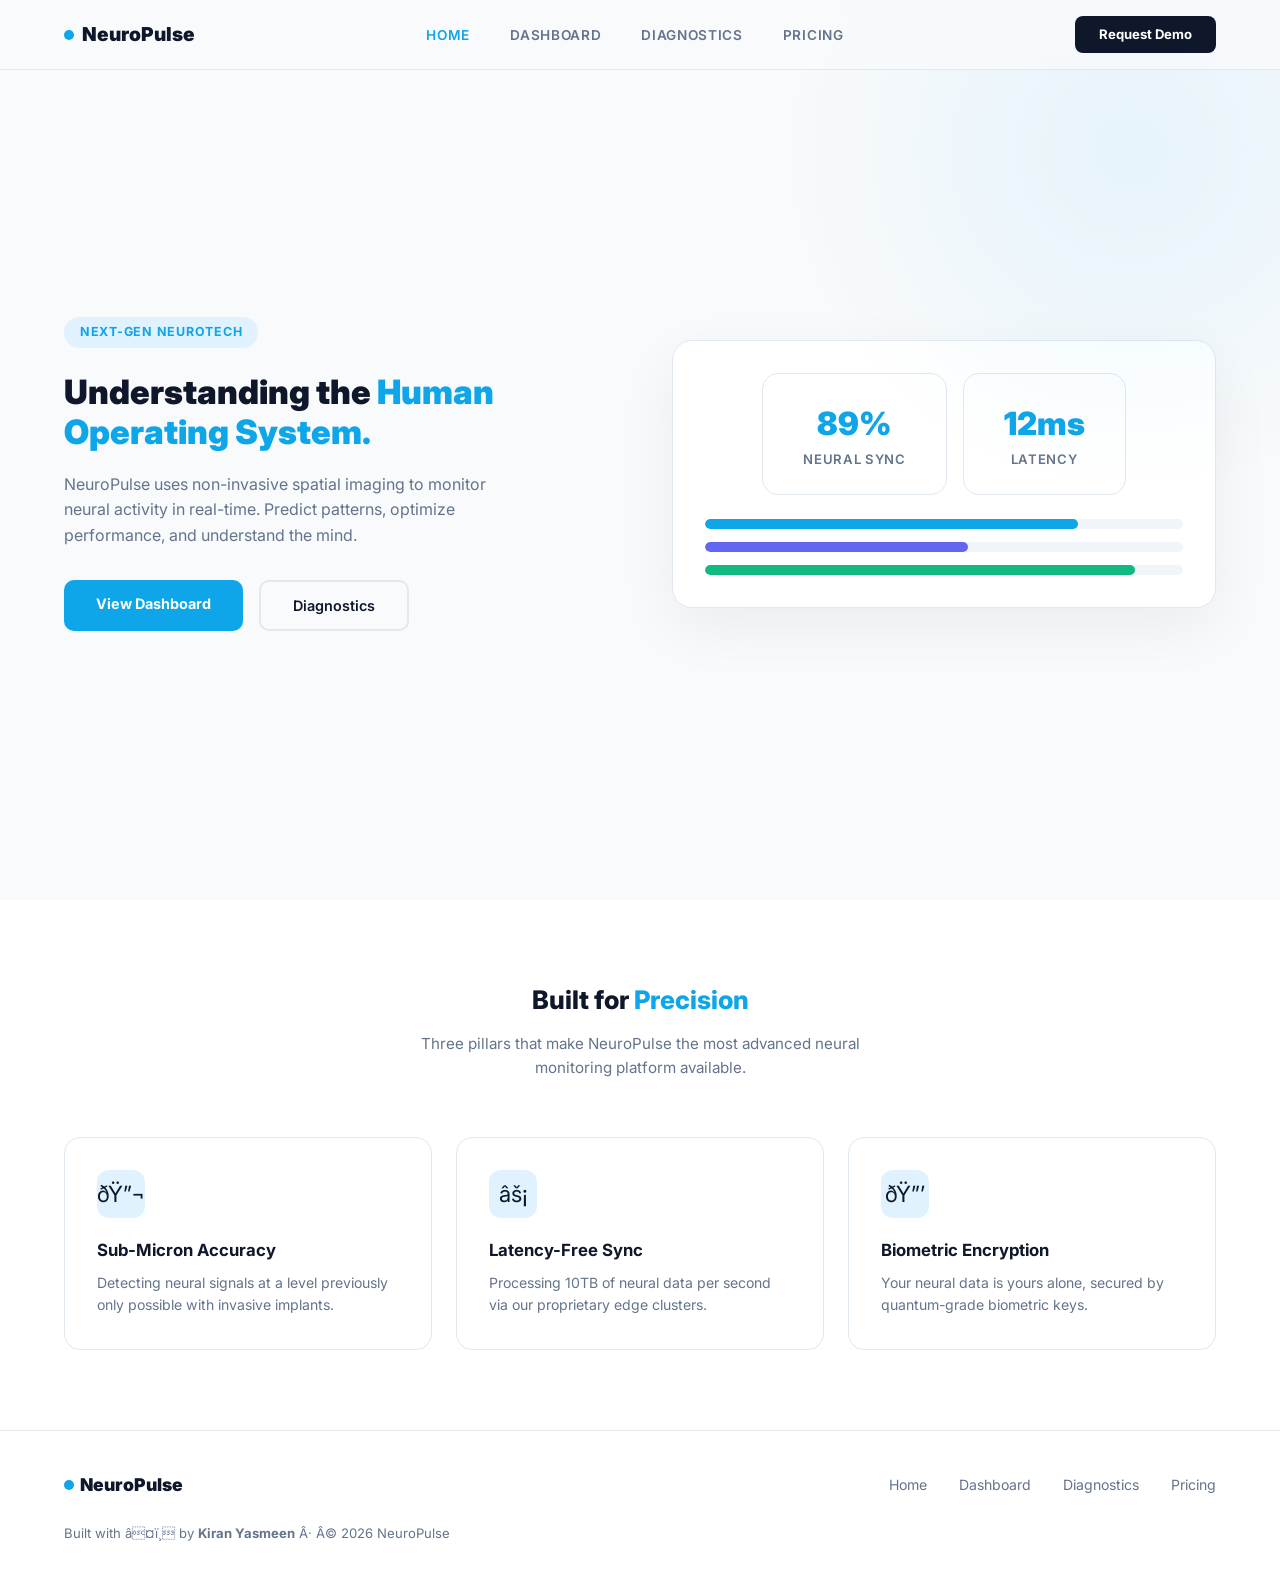
<file: index.html>
﻿<!DOCTYPE html>
<html lang="en">
<head>
    <meta charset="UTF-8">
    <meta name="viewport" content="width=device-width, initial-scale=1.0">
    <title>NeuroPulse | Home</title>
    <link href="https://fonts.googleapis.com/css2?family=Inter:wght@300;400;600;700;900&display=swap" rel="stylesheet">
    <link rel="stylesheet" href="style.css">
</head>
<body>
    <nav class="navbar">
        <div class="nav-brand"><div class="nav-dot"></div> NeuroPulse</div>
        <ul class="nav-links">
            <li><a href="index.html" class="active">Home</a></li>
            <li><a href="dashboard.html">Dashboard</a></li>
            <li><a href="diagnostics.html">Diagnostics</a></li>
            <li><a href="pricing.html">Pricing</a></li>
        </ul>
        <a href="pricing.html" class="btn-nav">Request Demo</a>
        <button class="hamburger" onclick="toggleMenu()">â˜°</button>
    </nav>

    <section class="hero">
        <div class="hero-blob"></div>
        <div class="hero-content">
            <div class="badge">Next-Gen Neurotech</div>
            <h1>Understanding the <span class="accent">Human Operating System.</span></h1>
            <p>NeuroPulse uses non-invasive spatial imaging to monitor neural activity in real-time. Predict patterns, optimize performance, and understand the mind.</p>
            <div class="hero-buttons">
                <a href="dashboard.html" class="btn-primary">View Dashboard</a>
                <a href="diagnostics.html" class="btn-secondary">Diagnostics</a>
            </div>
        </div>
        <div class="hero-visual">
            <div class="glass-panel">
                <div class="stats-row" style="margin-top:0; gap:1rem;">
                    <div class="stat-box"><div class="value">89%</div><div class="label">Neural Sync</div></div>
                    <div class="stat-box"><div class="value">12ms</div><div class="label">Latency</div></div>
                </div>
                <div style="margin-top:1.5rem; display:flex; flex-direction:column; gap:0.8rem;">
                    <div style="background:#f1f5f9;border-radius:8px;height:10px;overflow:hidden;"><div style="height:100%;width:78%;background:var(--primary);border-radius:8px;"></div></div>
                    <div style="background:#f1f5f9;border-radius:8px;height:10px;overflow:hidden;"><div style="height:100%;width:55%;background:#6366f1;border-radius:8px;"></div></div>
                    <div style="background:#f1f5f9;border-radius:8px;height:10px;overflow:hidden;"><div style="height:100%;width:90%;background:#10b981;border-radius:8px;"></div></div>
                </div>
            </div>
        </div>
    </section>

    <section class="section section-alt">
        <div class="container">
            <div class="section-header">
                <h2>Built for <span class="accent">Precision</span></h2>
                <p>Three pillars that make NeuroPulse the most advanced neural monitoring platform available.</p>
            </div>
            <div class="grid-3">
                <div class="card"><div class="card-icon">ðŸ”¬</div><h3>Sub-Micron Accuracy</h3><p>Detecting neural signals at a level previously only possible with invasive implants.</p></div>
                <div class="card"><div class="card-icon">âš¡</div><h3>Latency-Free Sync</h3><p>Processing 10TB of neural data per second via our proprietary edge clusters.</p></div>
                <div class="card"><div class="card-icon">ðŸ”’</div><h3>Biometric Encryption</h3><p>Your neural data is yours alone, secured by quantum-grade biometric keys.</p></div>
            </div>
        </div>
    </section>

    <footer class="footer">
        <div class="container">
            <div class="footer-top">
                <div class="footer-brand"><div class="nav-dot"></div> NeuroPulse</div>
                <div class="footer-links">
                    <a href="index.html">Home</a><a href="dashboard.html">Dashboard</a>
                    <a href="diagnostics.html">Diagnostics</a><a href="pricing.html">Pricing</a>
                </div>
            </div>
            <div class="footer-bottom"><p>Built with â¤ï¸ by <strong>Kiran Yasmeen</strong> Â· Â© 2026 NeuroPulse</p></div>
        </div>
    </footer>
    <script>function toggleMenu() { document.querySelector('.nav-links').classList.toggle('open'); }</script>
</body>
</html>
</file>
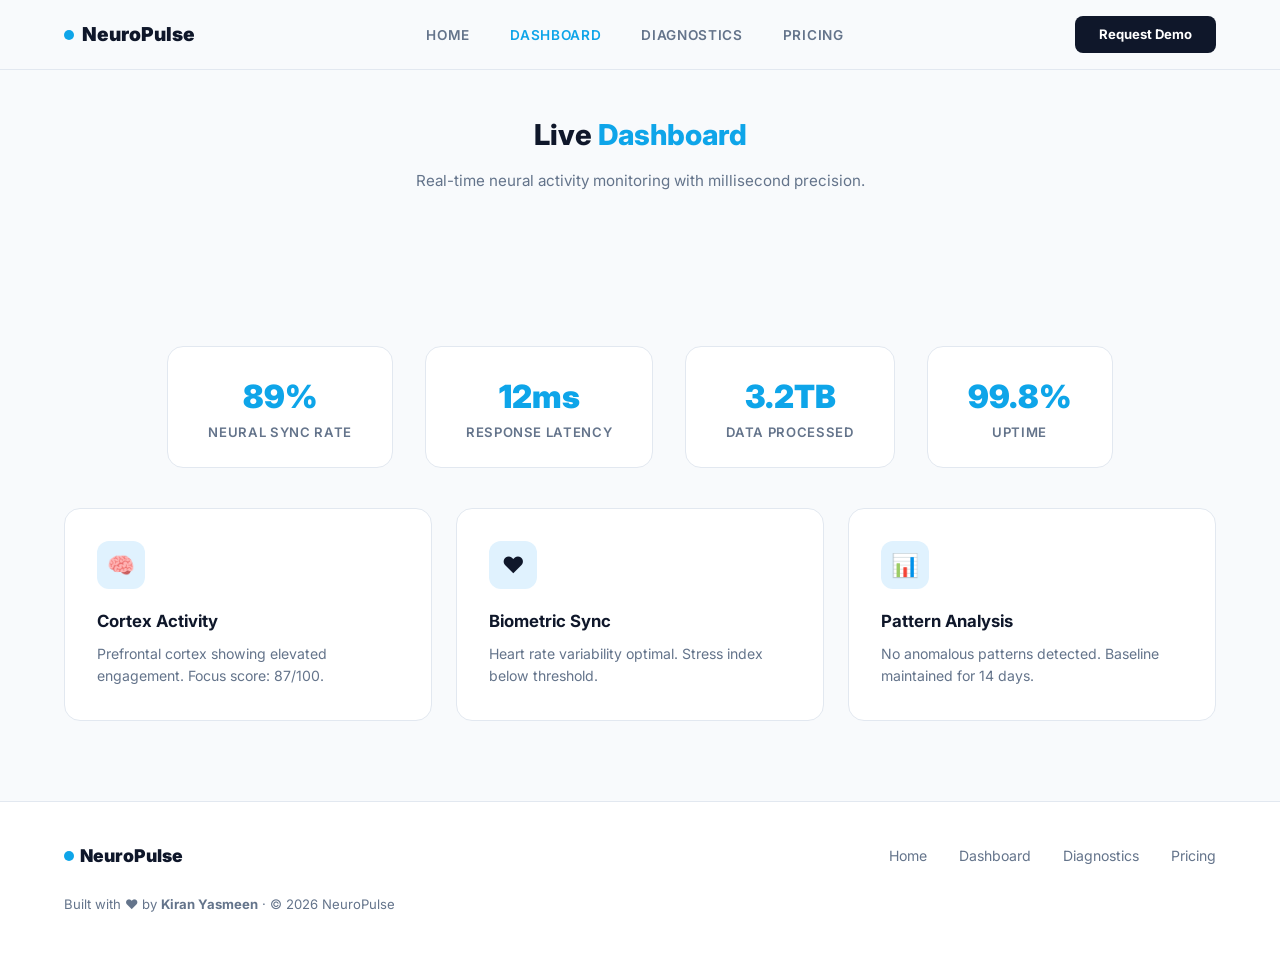
<file: dashboard.html>
﻿<!DOCTYPE html><html lang="en"><head><meta charset="UTF-8"><meta name="viewport" content="width=device-width, initial-scale=1.0"><title>NeuroPulse | Dashboard</title><link href="https://fonts.googleapis.com/css2?family=Inter:wght@300;400;600;700;900&display=swap" rel="stylesheet"><link rel="stylesheet" href="style.css"></head><body>
<nav class="navbar"><div class="nav-brand"><div class="nav-dot"></div> NeuroPulse</div><ul class="nav-links"><li><a href="index.html">Home</a></li><li><a href="dashboard.html" class="active">Dashboard</a></li><li><a href="diagnostics.html">Diagnostics</a></li><li><a href="pricing.html">Pricing</a></li></ul><a href="pricing.html" class="btn-nav">Request Demo</a><button class="hamburger" onclick="toggleMenu()">☰</button></nav>
<div class="page-header"><h1>Live <span class="accent">Dashboard</span></h1><p>Real-time neural activity monitoring with millisecond precision.</p></div>
<section class="section"><div class="container">
<div class="stats-row"><div class="stat-box"><div class="value">89%</div><div class="label">Neural Sync Rate</div></div><div class="stat-box"><div class="value">12ms</div><div class="label">Response Latency</div></div><div class="stat-box"><div class="value">3.2TB</div><div class="label">Data Processed</div></div><div class="stat-box"><div class="value">99.8%</div><div class="label">Uptime</div></div></div>
<div class="grid-3" style="margin-top:2.5rem;"><div class="card"><div class="card-icon">🧠</div><h3>Cortex Activity</h3><p>Prefrontal cortex showing elevated engagement. Focus score: 87/100.</p></div><div class="card"><div class="card-icon">❤️</div><h3>Biometric Sync</h3><p>Heart rate variability optimal. Stress index below threshold.</p></div><div class="card"><div class="card-icon">📊</div><h3>Pattern Analysis</h3><p>No anomalous patterns detected. Baseline maintained for 14 days.</p></div></div>
</div></section>
<footer class="footer"><div class="container"><div class="footer-top"><div class="footer-brand"><div class="nav-dot"></div> NeuroPulse</div><div class="footer-links"><a href="index.html">Home</a><a href="dashboard.html">Dashboard</a><a href="diagnostics.html">Diagnostics</a><a href="pricing.html">Pricing</a></div></div><div class="footer-bottom"><p>Built with ❤️ by <strong>Kiran Yasmeen</strong> · © 2026 NeuroPulse</p></div></div></footer>
<script>function toggleMenu(){document.querySelector('.nav-links').classList.toggle('open');}</script></body></html>
</file>
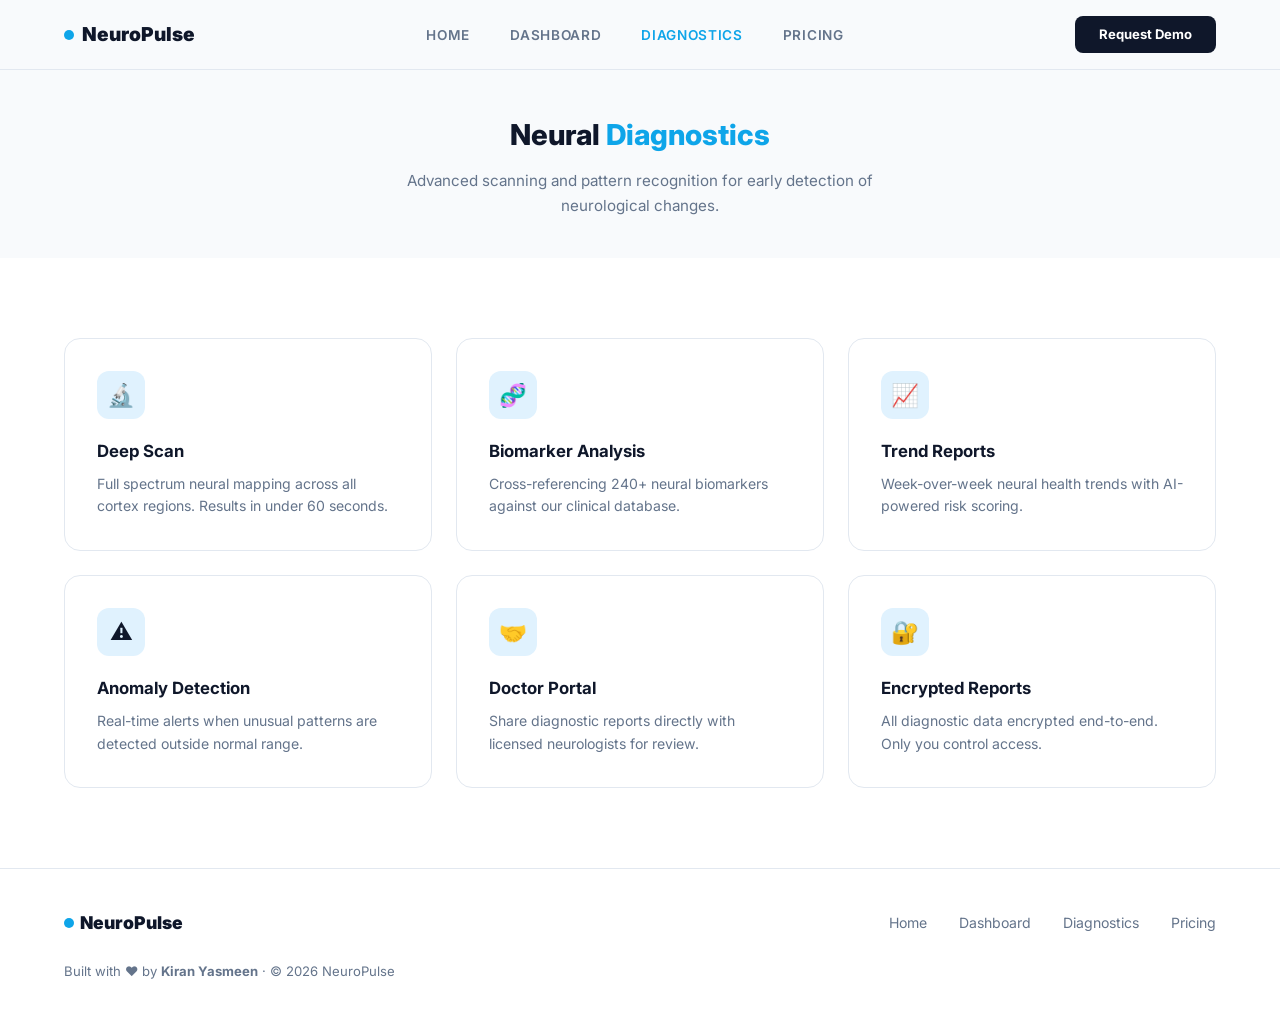
<file: diagnostics.html>
﻿<!DOCTYPE html><html lang="en"><head><meta charset="UTF-8"><meta name="viewport" content="width=device-width, initial-scale=1.0"><title>NeuroPulse | Diagnostics</title><link href="https://fonts.googleapis.com/css2?family=Inter:wght@300;400;600;700;900&display=swap" rel="stylesheet"><link rel="stylesheet" href="style.css"></head><body>
<nav class="navbar"><div class="nav-brand"><div class="nav-dot"></div> NeuroPulse</div><ul class="nav-links"><li><a href="index.html">Home</a></li><li><a href="dashboard.html">Dashboard</a></li><li><a href="diagnostics.html" class="active">Diagnostics</a></li><li><a href="pricing.html">Pricing</a></li></ul><a href="pricing.html" class="btn-nav">Request Demo</a><button class="hamburger" onclick="toggleMenu()">☰</button></nav>
<div class="page-header"><h1>Neural <span class="accent">Diagnostics</span></h1><p>Advanced scanning and pattern recognition for early detection of neurological changes.</p></div>
<section class="section section-alt"><div class="container"><div class="grid-3"><div class="card"><div class="card-icon">🔬</div><h3>Deep Scan</h3><p>Full spectrum neural mapping across all cortex regions. Results in under 60 seconds.</p></div><div class="card"><div class="card-icon">🧬</div><h3>Biomarker Analysis</h3><p>Cross-referencing 240+ neural biomarkers against our clinical database.</p></div><div class="card"><div class="card-icon">📈</div><h3>Trend Reports</h3><p>Week-over-week neural health trends with AI-powered risk scoring.</p></div><div class="card"><div class="card-icon">⚠️</div><h3>Anomaly Detection</h3><p>Real-time alerts when unusual patterns are detected outside normal range.</p></div><div class="card"><div class="card-icon">🤝</div><h3>Doctor Portal</h3><p>Share diagnostic reports directly with licensed neurologists for review.</p></div><div class="card"><div class="card-icon">🔐</div><h3>Encrypted Reports</h3><p>All diagnostic data encrypted end-to-end. Only you control access.</p></div></div></div></section>
<footer class="footer"><div class="container"><div class="footer-top"><div class="footer-brand"><div class="nav-dot"></div> NeuroPulse</div><div class="footer-links"><a href="index.html">Home</a><a href="dashboard.html">Dashboard</a><a href="diagnostics.html">Diagnostics</a><a href="pricing.html">Pricing</a></div></div><div class="footer-bottom"><p>Built with ❤️ by <strong>Kiran Yasmeen</strong> · © 2026 NeuroPulse</p></div></div></footer>
<script>function toggleMenu(){document.querySelector('.nav-links').classList.toggle('open');}</script></body></html>
</file>
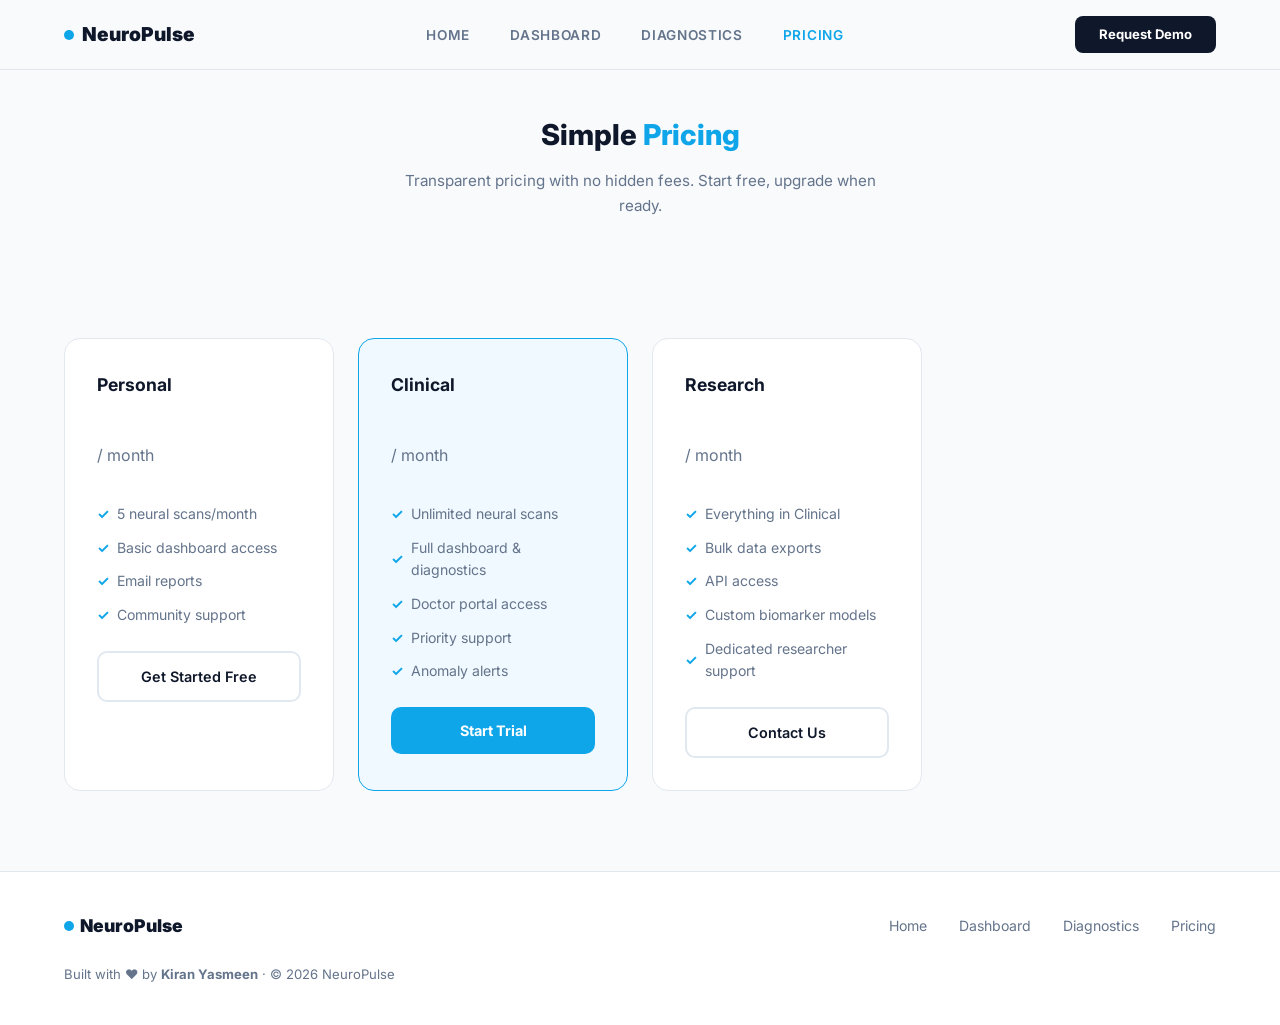
<file: pricing.html>
﻿<!DOCTYPE html><html lang="en"><head><meta charset="UTF-8"><meta name="viewport" content="width=device-width, initial-scale=1.0"><title>NeuroPulse | Pricing</title><link href="https://fonts.googleapis.com/css2?family=Inter:wght@300;400;600;700;900&display=swap" rel="stylesheet"><link rel="stylesheet" href="style.css"></head><body>
<nav class="navbar"><div class="nav-brand"><div class="nav-dot"></div> NeuroPulse</div><ul class="nav-links"><li><a href="index.html">Home</a></li><li><a href="dashboard.html">Dashboard</a></li><li><a href="diagnostics.html">Diagnostics</a></li><li><a href="pricing.html" class="active">Pricing</a></li></ul><a href="pricing.html" class="btn-nav">Request Demo</a><button class="hamburger" onclick="toggleMenu()">☰</button></nav>
<div class="page-header"><h1>Simple <span class="accent">Pricing</span></h1><p>Transparent pricing with no hidden fees. Start free, upgrade when ready.</p></div>
<section class="section"><div class="container"><div class="pricing-grid"><div class="pricing-card"><h3>Personal</h3><div class="price"> <span>/ month</span></div><ul class="pricing-features"><li>5 neural scans/month</li><li>Basic dashboard access</li><li>Email reports</li><li>Community support</li></ul><a href="#" class="btn-secondary" style="display:block;text-align:center;">Get Started Free</a></div><div class="pricing-card featured"><h3>Clinical</h3><div class="price"> <span>/ month</span></div><ul class="pricing-features"><li>Unlimited neural scans</li><li>Full dashboard & diagnostics</li><li>Doctor portal access</li><li>Priority support</li><li>Anomaly alerts</li></ul><a href="#" class="btn-primary" style="display:block;text-align:center;">Start Trial</a></div><div class="pricing-card"><h3>Research</h3><div class="price"> <span>/ month</span></div><ul class="pricing-features"><li>Everything in Clinical</li><li>Bulk data exports</li><li>API access</li><li>Custom biomarker models</li><li>Dedicated researcher support</li></ul><a href="#" class="btn-secondary" style="display:block;text-align:center;">Contact Us</a></div></div></div></section>
<footer class="footer"><div class="container"><div class="footer-top"><div class="footer-brand"><div class="nav-dot"></div> NeuroPulse</div><div class="footer-links"><a href="index.html">Home</a><a href="dashboard.html">Dashboard</a><a href="diagnostics.html">Diagnostics</a><a href="pricing.html">Pricing</a></div></div><div class="footer-bottom"><p>Built with ❤️ by <strong>Kiran Yasmeen</strong> · © 2026 NeuroPulse</p></div></div></footer>
<script>function toggleMenu(){document.querySelector('.nav-links').classList.toggle('open');}</script></body></html>
</file>
<file: style.css>
/* ===== GLOBAL ===== */
*, *::before, *::after { box-sizing: border-box; margin: 0; padding: 0; }
:root { --bg: #f8fafc; --surface: #ffffff; --primary: #0ea5e9; --dark: #0f172a; --muted: #64748b; --border: #e2e8f0; }
body { background: var(--bg); color: var(--dark); font-family: 'Inter', sans-serif; font-size: 16px; line-height: 1.6; overflow-x: hidden; }

/* NAVBAR */
.navbar { position: fixed; top: 0; left: 0; right: 0; z-index: 100; display: flex; align-items: center; justify-content: space-between; padding: 1rem 4rem; background: rgba(248,250,252,0.9); backdrop-filter: blur(20px); border-bottom: 1px solid var(--border); }
.nav-brand { font-size: 1.2rem; font-weight: 900; display: flex; align-items: center; gap: 0.5rem; }
.nav-dot { width: 10px; height: 10px; background: var(--primary); border-radius: 50%; }
.nav-links { display: flex; gap: 2.5rem; list-style: none; }
.nav-links a { color: var(--muted); text-decoration: none; font-size: 0.85rem; font-weight: 600; letter-spacing: 0.05em; text-transform: uppercase; transition: color 0.2s; }
.nav-links a:hover, .nav-links a.active { color: var(--primary); }
.btn-nav { padding: 0.5rem 1.5rem; background: var(--dark); color: white; border-radius: 8px; text-decoration: none; font-size: 0.82rem; font-weight: 700; transition: background 0.2s; }
.btn-nav:hover { background: var(--primary); }
.hamburger { display: none; background: none; border: none; font-size: 1.4rem; cursor: pointer; }

/* HERO */
.hero { min-height: 100vh; display: flex; align-items: center; padding: 7rem 4rem 4rem; gap: 4rem; position: relative; overflow: hidden; }
.hero-blob { position: absolute; top: -200px; right: -200px; width: 700px; height: 700px; background: radial-gradient(circle, rgba(14,165,233,0.08) 0%, transparent 70%); border-radius: 50%; pointer-events: none; }
.hero-content { flex: 1; max-width: 560px; }
.badge { display: inline-block; padding: 0.35rem 1rem; background: #e0f2fe; color: var(--primary); border-radius: 100px; font-size: 0.78rem; font-weight: 700; margin-bottom: 1.5rem; text-transform: uppercase; letter-spacing: 0.06em; }
.hero-content h1 { font-size: 2.1rem; font-weight: 900; line-height: 1.2; margin-bottom: 1.2rem; color: var(--dark); }
.accent { color: var(--primary); }
.hero-content p { font-size: 1rem; color: var(--muted); margin-bottom: 2rem; max-width: 460px; }
.hero-buttons { display: flex; gap: 1rem; flex-wrap: wrap; }
.hero-visual { flex: 1; }
.glass-panel { background: white; border-radius: 20px; padding: 2rem; box-shadow: 0 20px 60px rgba(0,0,0,0.06); border: 1px solid var(--border); }

/* BUTTONS */
.btn-primary { display: inline-block; padding: 0.75rem 2rem; background: var(--primary); color: white; border-radius: 10px; text-decoration: none; font-weight: 700; font-size: 0.9rem; transition: all 0.2s; }
.btn-primary:hover { background: #0284c7; transform: translateY(-2px); }
.btn-secondary { display: inline-block; padding: 0.75rem 2rem; border: 2px solid var(--border); color: var(--dark); border-radius: 10px; text-decoration: none; font-weight: 600; font-size: 0.9rem; transition: all 0.2s; }
.btn-secondary:hover { border-color: var(--primary); color: var(--primary); }

/* SECTIONS */
.section { padding: 5rem 4rem; }
.section-alt { background: white; }
.container { max-width: 1200px; margin: 0 auto; }
.section-header { text-align: center; margin-bottom: 3.5rem; }
.section-header h2 { font-size: 1.6rem; font-weight: 800; margin-bottom: 0.7rem; }
.section-header p { color: var(--muted); font-size: 0.95rem; max-width: 500px; margin: 0 auto; }

/* CARDS */
.grid-3 { display: grid; grid-template-columns: repeat(auto-fill, minmax(280px, 1fr)); gap: 1.5rem; }
.grid-4 { display: grid; grid-template-columns: repeat(auto-fill, minmax(220px, 1fr)); gap: 1.5rem; }
.card { background: white; border: 1px solid var(--border); border-radius: 16px; padding: 2rem; transition: transform 0.2s, box-shadow 0.2s; }
.card:hover { transform: translateY(-4px); box-shadow: 0 20px 40px rgba(14,165,233,0.08); }
.card-icon { width: 48px; height: 48px; background: #e0f2fe; border-radius: 12px; display: flex; align-items: center; justify-content: center; font-size: 1.4rem; margin-bottom: 1.2rem; }
.card h3 { font-size: 1.05rem; font-weight: 700; margin-bottom: 0.5rem; }
.card p { font-size: 0.88rem; color: var(--muted); }

/* STATS */
.stats-row { display: flex; gap: 2rem; flex-wrap: wrap; justify-content: center; margin-top: 2rem; }
.stat-box { text-align: center; padding: 1.5rem 2.5rem; background: white; border-radius: 16px; border: 1px solid var(--border); }
.stat-box .value { font-size: 2rem; font-weight: 900; color: var(--primary); }
.stat-box .label { font-size: 0.82rem; color: var(--muted); text-transform: uppercase; letter-spacing: 0.05em; font-weight: 600; }

/* PAGE HEADER */
.page-header { padding: 7rem 4rem 2.5rem; text-align: center; }
.page-header h1 { font-size: 1.8rem; font-weight: 800; margin-bottom: 0.7rem; }
.page-header p { color: var(--muted); font-size: 0.95rem; max-width: 480px; margin: 0 auto; }

/* PRICING */
.pricing-grid { display: grid; grid-template-columns: repeat(auto-fill, minmax(260px, 1fr)); gap: 1.5rem; }
.pricing-card { background: white; border: 1px solid var(--border); border-radius: 16px; padding: 2rem; }
.pricing-card.featured { border-color: var(--primary); background: #f0f9ff; }
.pricing-card h3 { font-size: 1.1rem; font-weight: 700; margin-bottom: 0.5rem; }
.price { font-size: 2.5rem; font-weight: 900; color: var(--primary); margin: 1rem 0; }
.price span { font-size: 1rem; font-weight: 400; color: var(--muted); }
.pricing-features { list-style: none; margin: 1.5rem 0; display: flex; flex-direction: column; gap: 0.7rem; }
.pricing-features li { font-size: 0.88rem; color: var(--muted); display: flex; align-items: center; gap: 0.5rem; }
.pricing-features li::before { content: "✓"; color: var(--primary); font-weight: 700; }

/* FOOTER */
.footer { border-top: 1px solid var(--border); padding: 2.5rem 4rem; background: white; }
.footer-top { display: flex; justify-content: space-between; align-items: center; margin-bottom: 1.5rem; flex-wrap: wrap; gap: 1rem; }
.footer-brand { font-size: 1.1rem; font-weight: 900; display: flex; align-items: center; gap: 0.4rem; }
.footer-links { display: flex; gap: 2rem; flex-wrap: wrap; }
.footer-links a { color: var(--muted); text-decoration: none; font-size: 0.88rem; transition: color 0.2s; }
.footer-links a:hover { color: var(--primary); }
.footer-bottom { color: var(--muted); font-size: 0.82rem; }

/* RESPONSIVE */
@media (max-width: 768px) {
    .navbar { padding: 1rem 1.5rem; }
    .nav-links { display: none; flex-direction: column; position: absolute; top: 100%; left: 0; right: 0; background: white; padding: 1.5rem; gap: 1rem; border-bottom: 1px solid var(--border); }
    .nav-links.open { display: flex; }
    .hamburger { display: block; }
    .btn-nav { display: none; }
    .hero { flex-direction: column; padding: 6rem 1.5rem 3rem; }
    .hero-content h1 { font-size: 1.5rem; }
    .hero-visual { display: none; }
    .section, .page-header { padding: 3rem 1.5rem; }
    .section-header h2 { font-size: 1.35rem; }
    .footer { padding: 2rem 1.5rem; }
    .footer-top { flex-direction: column; align-items: flex-start; }
}
</file>
